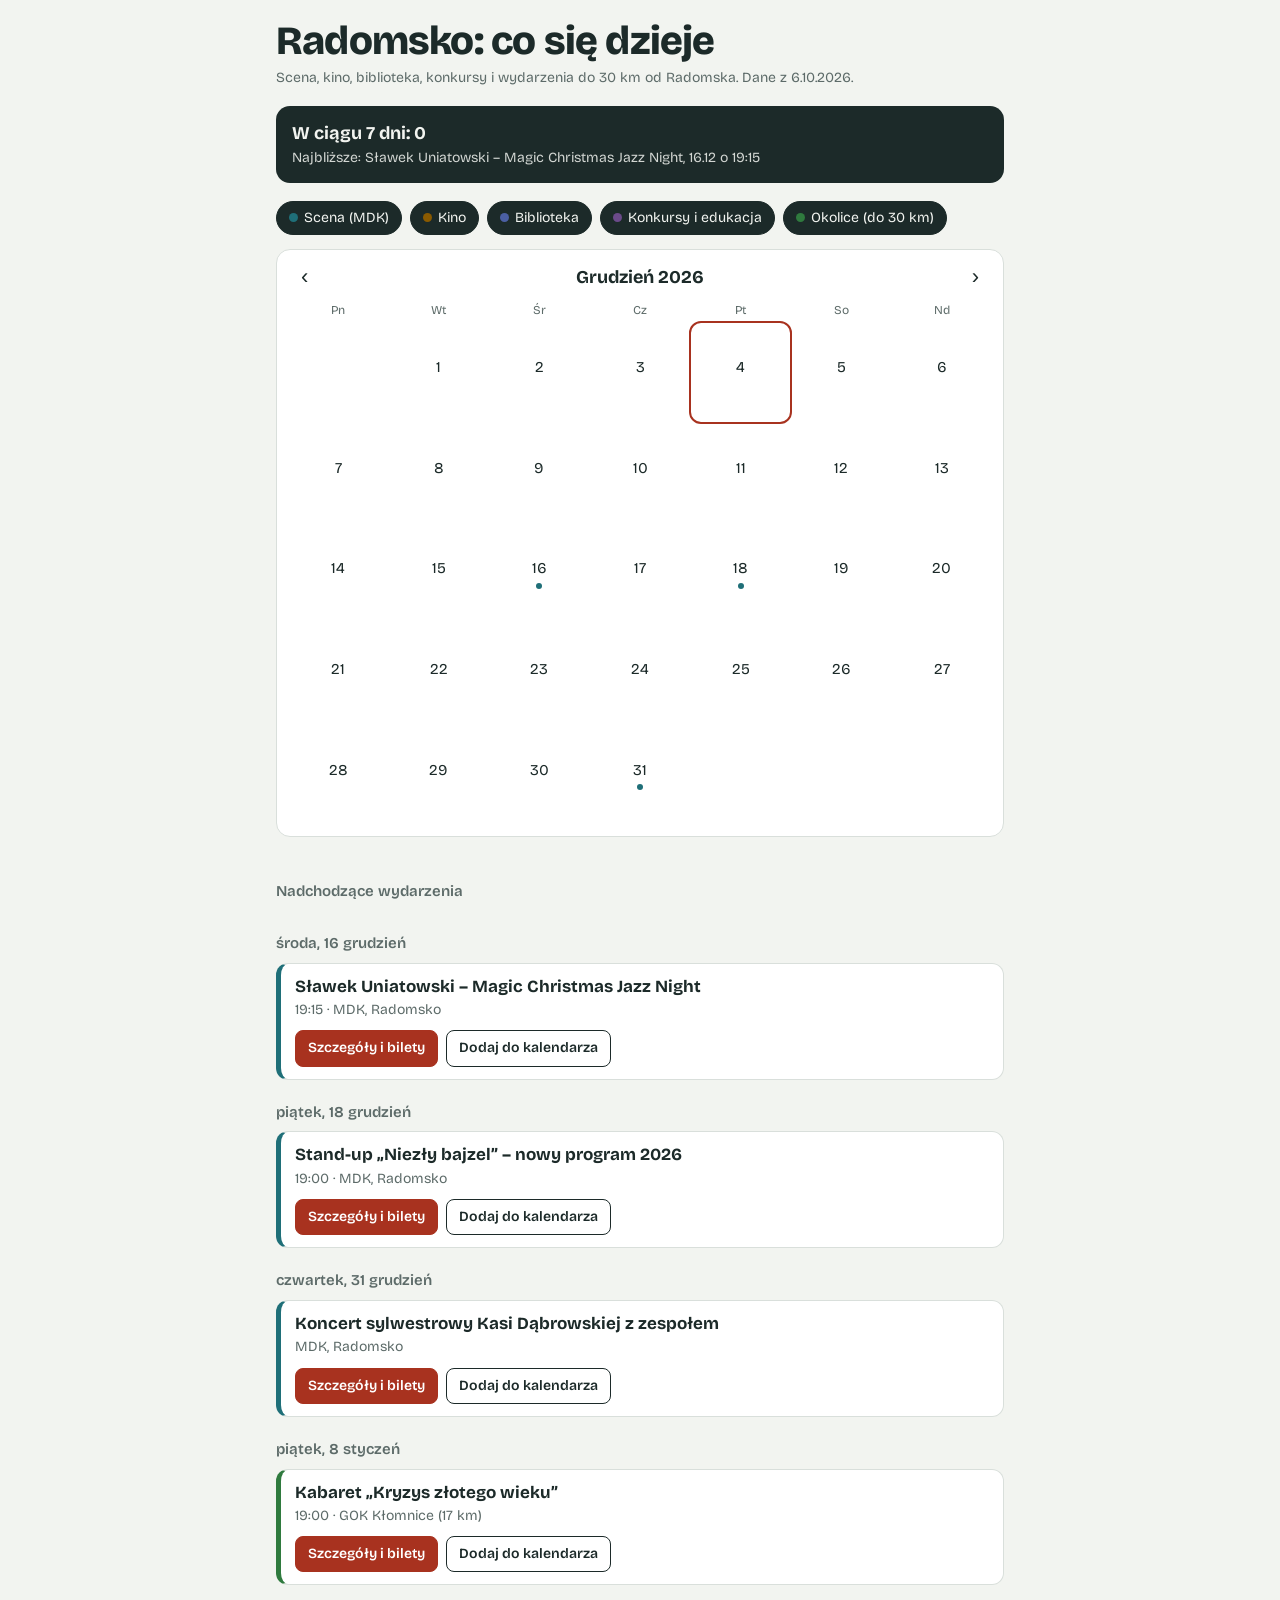
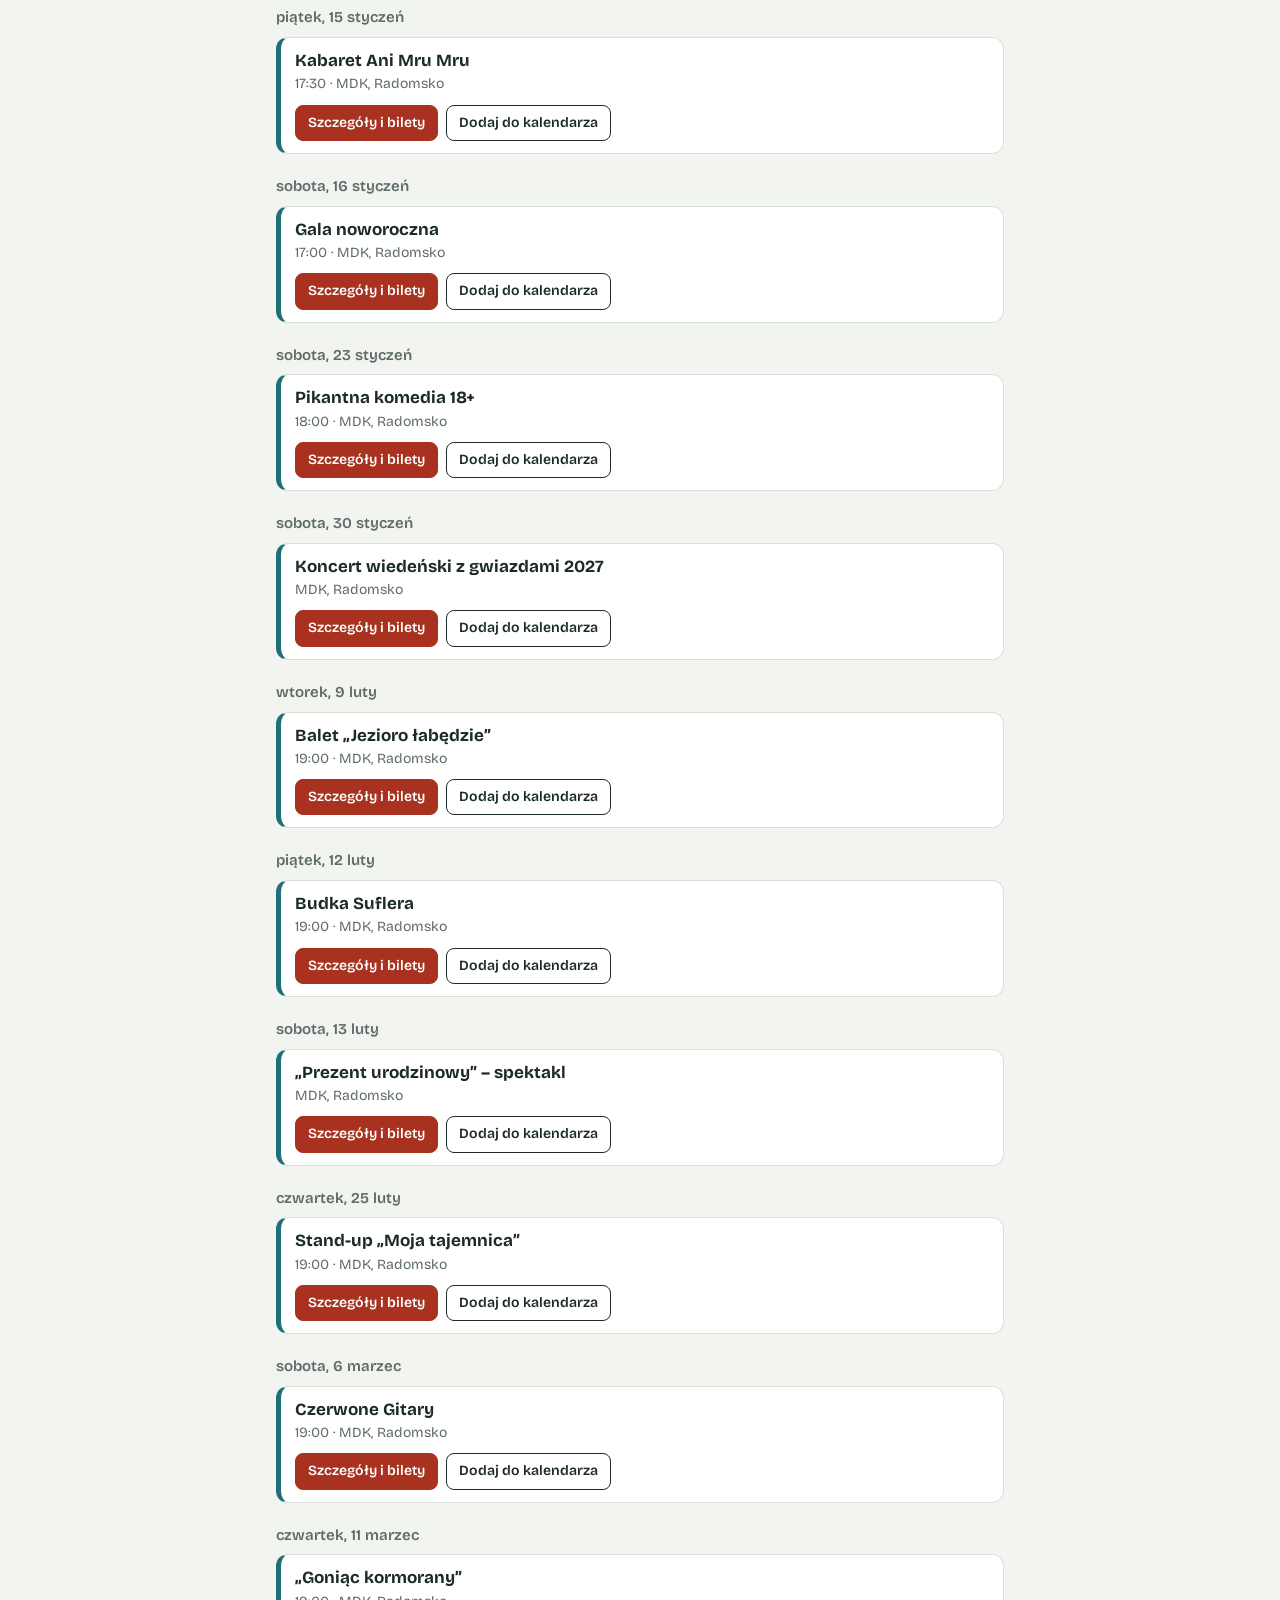
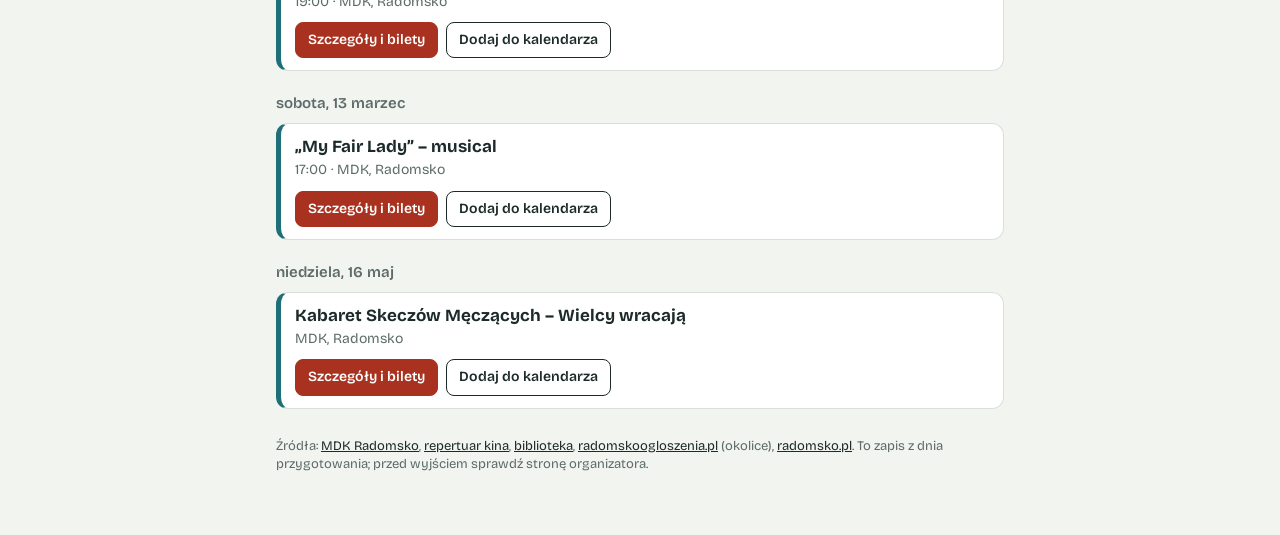
<file: web/legacy-dashboard.html>
<!DOCTYPE html>
<html lang="pl">
<head>
<meta charset="utf-8">
<meta name="viewport" content="width=device-width, initial-scale=1, viewport-fit=cover">
<title>Radomsko – wydarzenia w jednym miejscu</title>
<link href="https://fonts.googleapis.com/css2?family=Bricolage+Grotesque:wght@400;600;800&display=swap" rel="stylesheet">
<style>
:root{--bg:#f2f4f0;--card:#fff;--ink:#1c2a29;--mut:#5d6b69;--line:#d9dfdb;--acc:#a8321f;--c1:#1f6f78;--c2:#8a5a00;--c3:#4b5fa3;--c4:#6b4a8a;--c5:#2f7a3e;
box-sizing:border-box;padding-top:env(safe-area-inset-top,0px);padding-bottom:env(safe-area-inset-bottom,0px)}
@media(prefers-color-scheme:dark){:root:not([data-theme="light"]){--bg:#121a19;--card:#1a2625;--ink:#e8efed;--mut:#9aaaa7;--line:#2c3c3a;--acc:#ff7a62;--c1:#5fc3cd;--c2:#e0b050;--c3:#8fa2ee;--c4:#c39be6;--c5:#7fd18c}}
:root[data-theme="dark"]{--bg:#121a19;--card:#1a2625;--ink:#e8efed;--mut:#9aaaa7;--line:#2c3c3a;--acc:#ff7a62;--c1:#5fc3cd;--c2:#e0b050;--c3:#8fa2ee;--c4:#c39be6;--c5:#7fd18c}
*{box-sizing:border-box}html{scroll-padding-top:env(safe-area-inset-top,0px)}
body{margin:0;background:var(--bg);color:var(--ink);font:16px/1.45 "Bricolage Grotesque",system-ui,sans-serif}
main{max-width:760px;margin:0 auto;padding:20px 16px 48px}
h1{font-size:clamp(28px,7vw,40px);line-height:1.05;margin:0 0 6px;font-weight:800;letter-spacing:-.02em}
.sub{color:var(--mut);margin:0 0 18px;font-size:14px}
.next{background:var(--ink);color:var(--bg);border-radius:14px;padding:14px 16px;margin-bottom:18px}
.next b{font-size:18px}.next div{font-size:14px;opacity:.85;margin-top:2px}
.chips{display:flex;gap:8px;flex-wrap:wrap;margin-bottom:14px}
.chip{border:1.5px solid var(--line);background:var(--card);color:var(--ink);border-radius:99px;padding:6px 12px;font:inherit;font-size:14px;cursor:pointer}
.chip[aria-pressed=true]{border-color:var(--ink);background:var(--ink);color:var(--bg)}
.chip i{display:inline-block;width:9px;height:9px;border-radius:50%;margin-right:6px}
.cal{background:var(--card);border:1px solid var(--line);border-radius:14px;padding:12px;margin-bottom:22px}
.ch{display:flex;align-items:center;justify-content:space-between;margin-bottom:8px}
.ch b{font-size:18px;text-transform:capitalize}
.ch button{border:0;background:none;color:var(--ink);font-size:22px;padding:2px 12px;cursor:pointer}
.g{display:grid;grid-template-columns:repeat(7,1fr);gap:2px;text-align:center}
.g span.w{font-size:12px;color:var(--mut);padding:2px 0}
.d{aspect-ratio:1/1;border:0;background:none;color:var(--ink);font:inherit;font-size:15px;border-radius:10px;cursor:pointer;display:flex;flex-direction:column;align-items:center;justify-content:center;gap:3px}
.d:disabled{visibility:hidden}
.d.t{outline:2px solid var(--acc)}.d.s{background:var(--ink);color:var(--bg)}
.d em{display:flex;gap:2px;height:6px}.d em u{width:6px;height:6px;border-radius:50%}
.d:focus-visible,.chip:focus-visible,.a:focus-visible{outline:3px solid var(--acc);outline-offset:2px}
h2{font-size:15px;margin:22px 0 8px;color:var(--mut);font-weight:600}
.ev{background:var(--card);border:1px solid var(--line);border-left:5px solid var(--cc);border-radius:12px;padding:12px 14px;margin-bottom:8px}
.ev h3{margin:0;font-size:17px;line-height:1.25}.ev p{margin:3px 0 0;color:var(--mut);font-size:14px}
.row{display:flex;gap:8px;margin-top:10px;flex-wrap:wrap}
.a{display:inline-block;border-radius:8px;padding:7px 12px;font-size:14px;font-weight:600;text-decoration:none;border:1.5px solid var(--ink);color:var(--ink)}
.a.p{background:var(--acc);border-color:var(--acc);color:#fff}
.empty{color:var(--mut);padding:14px 0}
.src{margin-top:28px;font-size:13px;color:var(--mut)}.src a{color:var(--ink)}
.clr{font-size:14px;border:0;background:none;color:var(--acc);cursor:pointer;font-weight:600;padding:0}
</style>
</head>
<body>
<main>
<h1>Radomsko: co się dzieje</h1>
<p class="sub">Scena, kino, biblioteka, konkursy i wydarzenia do 30 km od Radomska. Dane z 6.10.2026.</p>
<div class="next" id="next"></div>
<div class="chips" id="chips"></div>
<section class="cal" aria-label="Kalendarz">
<div class="ch"><button id="pv" aria-label="Poprzedni miesiąc">‹</button><b id="mt"></b><button id="nx" aria-label="Następny miesiąc">›</button></div>
<div class="g" id="g"></div>
</section>
<div id="lh" style="display:flex;justify-content:space-between;align-items:baseline"><h2 id="lt" style="margin-left:0"></h2><button class="clr" id="clr" hidden>Pokaż wszystkie</button></div>
<div id="list"></div>
<p class="src">Źródła: <a href="https://mdkradomsko.pl/impresariat/">MDK Radomsko</a>, <a href="https://mdkradomsko.pl/kino-radomsko/">repertuar kina</a>, <a href="http://www.mbp-radomsko.pl/aktualnosci/wydarzenia">biblioteka</a>, <a href="https://radomskoogloszenia.pl/wydarzenia">radomskoogloszenia.pl</a> (okolice), <a href="https://www.radomsko.pl/">radomsko.pl</a>. To zapis z dnia przygotowania; przed wyjściem sprawdź stronę organizatora.</p>
</main>
<script>
var M="https://mdkradomsko.pl/skr%C3%B3t-wydarzenia/",KINO="https://mdkradomsko.pl/kino-radomsko/";
var CAT={scena:["Scena (MDK)","var(--c1)"],kino:["Kino","var(--c2)"],bib:["Biblioteka","var(--c3)"],edu:["Konkursy i edukacja","var(--c4)"],okol:["Okolice (do 30 km)","var(--c5)"]};
function r(s){return"https://radomskoogloszenia.pl/wydarzenia/"+s}
function m(s){return M+s+"/"}
// [data, godzina, tytuł, miejsce, kategoria, link, etykieta przycisku]
var E=[
["2026-10-10","20:00","BAiKA – „Czas końca złudzeń”","Klub Muzyczny Bogart, Gomunice (12 km)","okol",r("212859/baika-czas-konca-zludzen"),"Szczegóły i bilety"],
["2026-11-15","18:00","Daria ze Śląska – „Halo. Co jest grane?”","MDK","scena","https://radomsko.naszemiasto.pl/kalendarz-imprez/koncerty","Szczegóły i bilety"],
["2026-11-19","19:00","Stand-up: Rafał Rutkowski – „Wehikuł czasu”","MDK","scena",r("186361/stand-up-radomsko-rafal-rutkowski-w-programie-wehikul-czasu"),"Szczegóły i bilety"],
["2026-11-28","20:00","Metro – „Trasa 365 widoków na przyszłość”","Klub Muzyczny Bogart, Gomunice (12 km)","okol",r("206843/trasa-365-widokow-na-przyszlosc"),"Szczegóły i bilety"],
["2026-11-29","15:30","Spektakl: Brzeziński, Koterski, Żukowski, Wieszczek, Borowski","MDK","scena",r("208772/brzezinski-koterski-zukowski-wieszczek-borowski"),"Szczegóły i bilety"],
["2026-12-18","19:00","Stand-up „Niezły bajzel” – nowy program 2026","MDK","scena",r("197558/niezly-bajzel-nowy-program-2026"),"Szczegóły i bilety"],
["2027-01-08","19:00","Kabaret „Kryzys złotego wieku”","GOK Kłomnice (17 km)","okol",r("209044/kryzys-zlotego-wieku"),"Szczegóły i bilety"],
["2027-01-23","18:00","Pikantna komedia 18+","MDK","scena",r("192689/pikantna-komedia-18"),"Szczegóły i bilety"],
["2027-02-25","19:00","Stand-up „Moja tajemnica”","MDK","scena",r("212525/moja-tajemnica"),"Szczegóły i bilety"],
["2026-10-09","","Czytanie performatywne „Matka odchodzi” (3xRóżewicz)","MDK, Brzeźnicka 5","scena",m("09-10-2026r-czytanie-performatywne-matka-odchodzi"),"Szczegóły i bilety"],
["2026-10-10","11:00","Wystawa fotografii „Radomszczańska Barwoteka”","Miejska Biblioteka Publiczna, Narutowicza 4","bib","http://www.mbp-radomsko.pl/aktualnosci/wydarzenia/1976-radomszczanska-barwoteka","Szczegóły"],
["2026-10-11","18:00","„Stara kobieta wysiaduje” (3xRóżewicz)","MDK","scena",m("11-10-2026r-stara-kobieta-wysiaduje"),"Szczegóły i bilety"],
["2026-10-12","18:00","„Matka” (3xRóżewicz)","MDK","scena",m("12-10-2026-matka-3xrozewicz"),"Szczegóły i bilety"],
["2026-10-17","09:00","32. Ogólnopolski Konkurs Recytatorski „Zło Dobrem Zwyciężaj”","MDK","edu",m("32-ogolnopolski-konkurs-recytatorski-im-bl-ks-jerzego-popieluszki-zlo-dobrem-zwyciezaj"),"Szczegóły"],
["2026-10-17","16:00","Kabaret Smile","MDK","scena",m("17-10-2026r-kabaret-smile"),"Szczegóły i bilety"],
["2026-10-18","17:00","André Rieu. Niech żyje Maastricht!","Kino MDK","kino",m("andre-rieu-niech-zyje-maastricht"),"Szczegóły i bilety"],
["2026-10-19","17:00","„WAJDA: re-wizje”","Kino MDK","kino",m("wajda-re-wizje"),"Szczegóły"],
["2026-10-23","19:00","Recepta na szczęście","MDK","scena",m("23-10-2026r-recepta-na-szczescie"),"Szczegóły i bilety"],
["2026-10-24","17:00","Operetki czar. Wielka sława","MDK","scena",m("24-10-2026-operetki-czar-wielka-slawa"),"Szczegóły i bilety"],
["2026-10-25","17:00","André Rieu. Niech żyje Maastricht!","Kino MDK","kino",m("andre-rieu-niech-zyje-maastricht"),"Szczegóły i bilety"],
["2026-10-26","17:00","„KONWICKI: pisarz, scenarzysta, reżyser”","Kino MDK","kino",m("konwicki-pisarz-scenarzysta-rezyser"),"Szczegóły"],
["2026-11-07","18:00","Klimakterium 2, czyli menopauzy szał","MDK","scena",m("07-11-2026r-klimakterium-2-czyli-menopauzy-szal"),"Szczegóły i bilety"],
["2026-11-15","","„Lubię wracać tam”","MDK","scena",m("15-11-2026-lubie-wracac-tam"),"Szczegóły i bilety"],
["2026-11-17","","Marcin Kydryński: Siesta i Trylogia Afrykańska","MDK","scena",m("17-11-2026-marcin-kydrynski-siesta-trylogia-afrykanska"),"Szczegóły i bilety"],
["2026-11-20","","Kabaret Nowaki","MDK","scena",m("20-11-2026-kabaret-nowaki"),"Szczegóły i bilety"],
["2026-11-22","","Nerwica natręctw","MDK","scena",m("22-11-2026-nerwica-natrectw"),"Szczegóły i bilety"],
["2026-11-29","","The Strings 2","MDK","scena",m("22-11-2026-the-strings-2"),"Szczegóły i bilety"],
["2026-12-16","19:15","Sławek Uniatowski – Magic Christmas Jazz Night","MDK","scena",m("16-12-2026-slawek-uniatowski"),"Szczegóły i bilety"],
["2026-12-31","","Koncert sylwestrowy Kasi Dąbrowskiej z zespołem","MDK","scena",m("31-12-2026r-koncert-sylwestrowy-kasi-dabrowskiej-z-zespolem"),"Szczegóły i bilety"],
["2027-01-15","17:30","Kabaret Ani Mru Mru","MDK","scena",m("15-01-2027-kabaret-ani-mru-mru"),"Szczegóły i bilety"],
["2027-01-16","17:00","Gala noworoczna","MDK","scena",m("16-01-27-r-gala-noworoczna"),"Szczegóły i bilety"],
["2027-01-30","","Koncert wiedeński z gwiazdami 2027","MDK","scena",m("27-01-2027-koncert-wiedenski"),"Szczegóły i bilety"],
["2027-02-09","19:00","Balet „Jezioro łabędzie”","MDK","scena",m("09-02-2027r-balet-jezioro-labedzie"),"Szczegóły i bilety"],
["2027-02-12","19:00","Budka Suflera","MDK","scena",m("12-02-2027-r-budka-suflera"),"Szczegóły i bilety"],
["2027-02-13","","„Prezent urodzinowy” – spektakl","MDK","scena",m("13-02-2027-r-prezent-urodzinowy-spektakl"),"Szczegóły i bilety"],
["2027-03-06","19:00","Czerwone Gitary","MDK","scena",m("06-03-2027-r-czerwone-gitary"),"Szczegóły i bilety"],
["2027-03-11","19:00","„Goniąc kormorany”","MDK","scena",m("11-03-2027r-goniac-kormorany"),"Szczegóły i bilety"],
["2027-03-13","17:00","„My Fair Lady” – musical","MDK","scena",m("13-03-2027-my-fair-lady-musical-w-radomsku"),"Szczegóły i bilety"],
["2027-05-16","","Kabaret Skeczów Męczących – Wielcy wracają","MDK","scena",m("kabaret-skeczow-meczacych-wielcy-wracaja-radomsko"),"Szczegóły i bilety"]
];
var $=function(i){return document.getElementById(i)},now=new Date(),pad=function(n){return(n<10?"0":"")+n};
var iso=function(d){return d.getFullYear()+"-"+pad(d.getMonth()+1)+"-"+pad(d.getDate())};
var today=iso(now),view=new Date(now.getFullYear(),now.getMonth(),1),sel=null,flt={scena:1,kino:1,bib:1,edu:1,okol:1};
var MON=["styczeń","luty","marzec","kwiecień","maj","czerwiec","lipiec","sierpień","wrzesień","październik","listopad","grudzień"];
var DAY=["niedziela","poniedziałek","wtorek","środa","czwartek","piątek","sobota"];
E.sort(function(a,b){return(a[0]+a[1])<(b[0]+b[1])?-1:1});
function vis(){return E.filter(function(e){return flt[e[4]]})}
function gcal(e){var d=e[0].replace(/-/g,""),t=e[1],dt;
if(t){var s=d+"T"+t.replace(":","")+"00",h=+t.slice(0,2)+2;dt=s+"/"+d+"T"+pad(h%24)+t.slice(3)+"00"}
else{var x=new Date(e[0]+"T12:00:00");x.setDate(x.getDate()+1);dt=d+"/"+iso(x).replace(/-/g,"")}
return"https://calendar.google.com/calendar/render?action=TEMPLATE&text="+encodeURIComponent(e[2])+"&dates="+dt+"&location="+encodeURIComponent(e[3]+(e[4]==="okol"?"":", Radomsko"))+"&details="+encodeURIComponent(e[5])}
function chips(){var h="";for(var k in CAT)h+='<button class="chip" aria-pressed="'+(flt[k]?"true":"false")+'" data-k="'+k+'"><i style="background:'+CAT[k][1]+'"></i>'+CAT[k][0]+'</button>';$("chips").innerHTML=h;
[].forEach.call($("chips").children,function(b){b.onclick=function(){flt[b.dataset.k]=flt[b.dataset.k]?0:1;chips();draw()}})}
function next(){var lim=new Date(now);lim.setDate(lim.getDate()+7);var L=iso(lim),a=vis().filter(function(e){return e[0]>=today&&e[0]<=L}),t=a.filter(function(e){return e[0]===today});
var f=vis().filter(function(e){return e[0]>=today})[0];
$("next").innerHTML=t.length?"<b>Dziś: "+t.length+" "+(t.length==1?"wydarzenie":"wydarzenia")+"</b><div>"+t.map(function(e){return(e[1]?e[1]+" ":"")+e[2]}).join("; ")+"</div>":"<b>W ciągu 7 dni: "+a.length+"</b><div>"+(f?"Najbliższe: "+f[2]+", "+f[0].split("-").reverse().slice(0,2).join(".")+(f[1]?" o "+f[1]:""):"Brak nadchodzących wydarzeń")+"</div>"}
function cal(){var y=view.getFullYear(),mo=view.getMonth();$("mt").textContent=MON[mo]+" "+y;
var h="";["Pn","Wt","Śr","Cz","Pt","So","Nd"].forEach(function(d){h+='<span class="w">'+d+"</span>"});
var off=(new Date(y,mo,1).getDay()+6)%7,n=new Date(y,mo+1,0).getDate(),v=vis();
for(var i=0;i<off;i++)h+='<button class="d" disabled></button>';
for(var d=1;d<=n;d++){var k=y+"-"+pad(mo+1)+"-"+pad(d),cs=[];v.forEach(function(e){if(e[0]===k&&cs.indexOf(e[4])<0)cs.push(e[4])});
h+='<button class="d'+(k===today?" t":"")+(k===sel?" s":"")+'" data-k="'+k+'" aria-label="'+d+" "+MON[mo]+(cs.length?", są wydarzenia":"")+'">'+d+"<em>"+cs.map(function(c){return'<u style="background:'+(k===sel?"var(--bg)":CAT[c][1])+'"></u>'}).join("")+"</em></button>"}
$("g").innerHTML=h;[].forEach.call($("g").querySelectorAll("[data-k]"),function(b){b.onclick=function(){sel=sel===b.dataset.k?null:b.dataset.k;draw()}})}
function list(){var v=vis().filter(function(e){return sel?e[0]===sel:e[0]>=today});$("clr").hidden=!sel;
$("lt").textContent=sel?"Wydarzenia: "+sel.split("-").reverse().join(".")+"":"Nadchodzące wydarzenia";
if(!v.length){$("list").innerHTML='<p class="empty">Brak wydarzeń dla tego wyboru. Zmień dzień albo włącz więcej kategorii.</p>';return}
var h="",last="";v.forEach(function(e){if(!sel&&e[0]!==last){last=e[0];var d=new Date(e[0]+"T12:00:00");h+="<h2>"+DAY[d.getDay()]+", "+d.getDate()+" "+MON[d.getMonth()]+(e[0]===today?" (dziś)":"")+"</h2>"}
h+='<article class="ev" style="--cc:'+CAT[e[4]][1]+'"><h3>'+e[2]+"</h3><p>"+(e[1]?e[1]+" · ":"")+e[3]+(e[4]==="okol"?"":", Radomsko")+"</p><div class=\"row\"><a class=\"a p\" href=\""+e[5]+'" target="_blank" rel="noopener">'+e[6]+'</a><a class="a" href="'+gcal(e)+'" target="_blank" rel="noopener">Dodaj do kalendarza</a></div></article>'});
$("list").innerHTML=h}
function draw(){cal();list();next()}
$("pv").onclick=function(){view.setMonth(view.getMonth()-1);cal()};
$("nx").onclick=function(){view.setMonth(view.getMonth()+1);cal()};
$("clr").onclick=function(){sel=null;draw()};
chips();draw();
</script>
</body>
</html>
</file>
